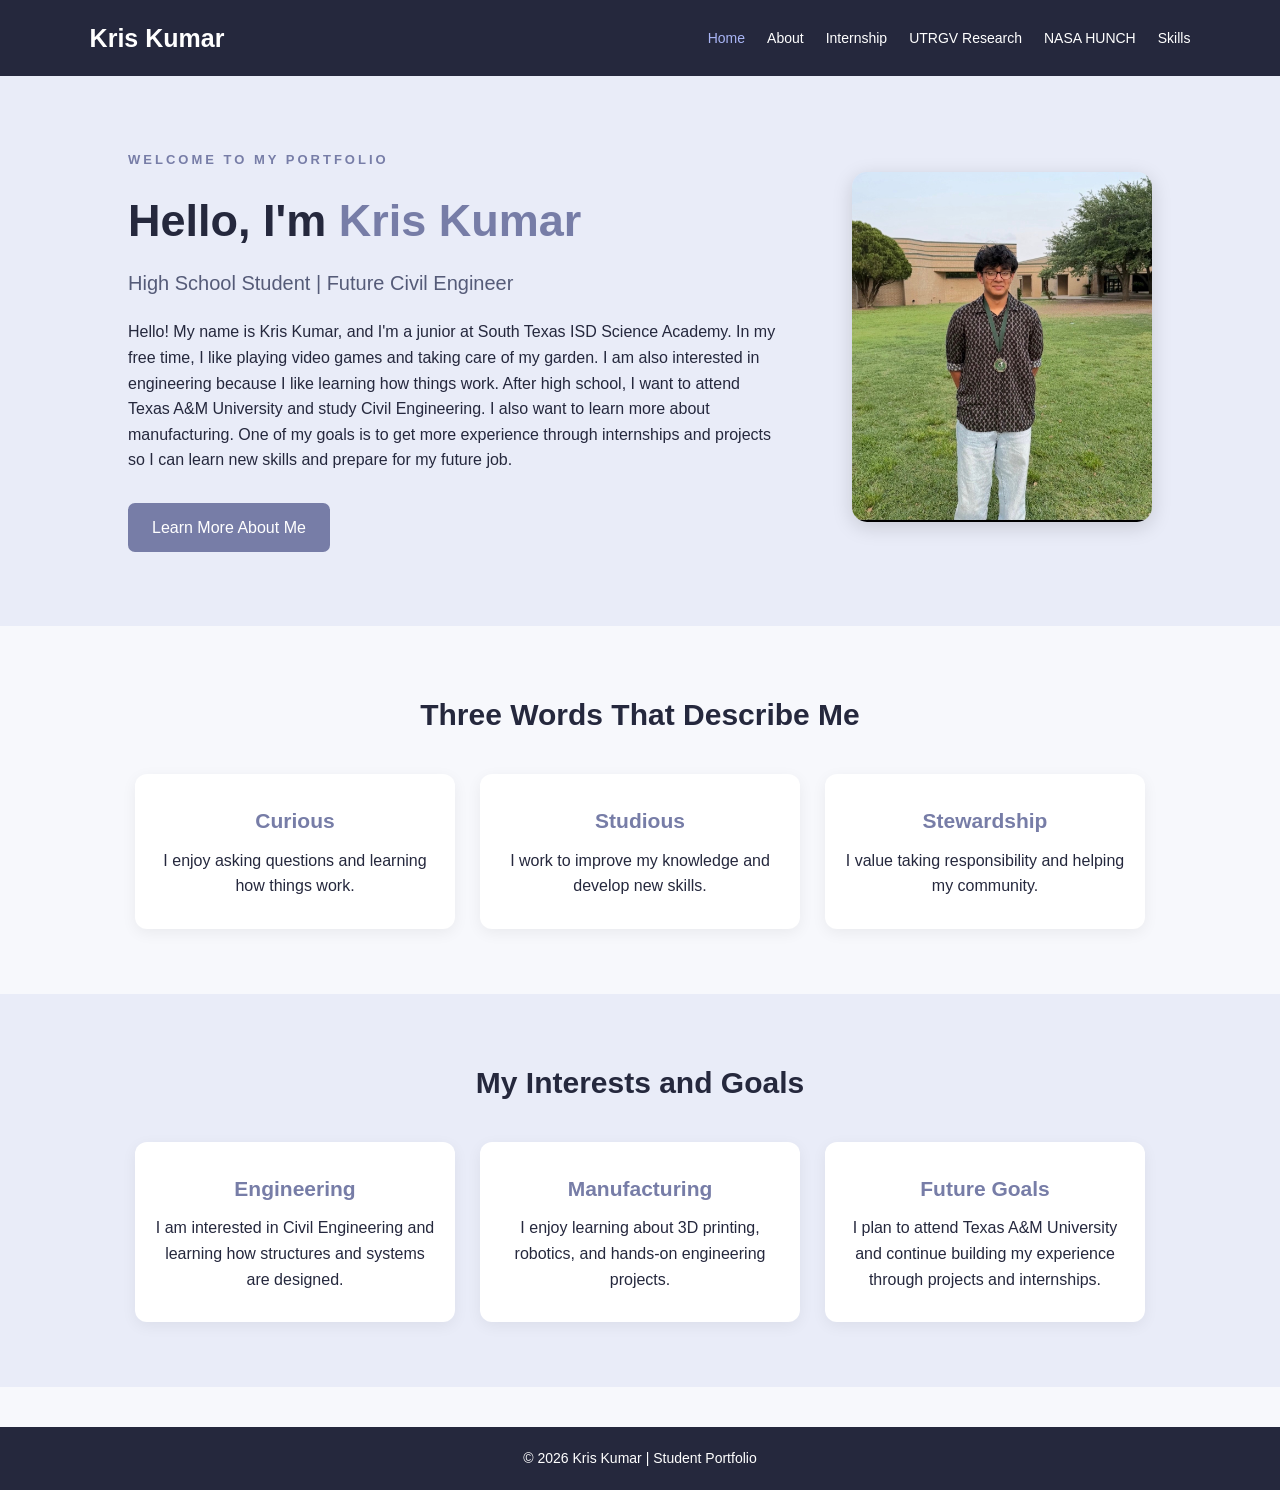
<file: index.html>
<!DOCTYPE html>
<html lang="en">
<head>
    <meta charset="UTF-8">
    <meta name="viewport" content="width=device-width, initial-scale=1.0">
    <title>Kris Kumar | Student Portfolio</title>
    <link rel="stylesheet" href="style.css">
</head>

<body>

    <header>
        <nav class="navbar">
            <h2 class="logo">Kris Kumar</h2>

            <ul class="nav-links">
                <li><a href="index.html" class="active">Home</a></li>
                <li><a href="About.html">About</a></li>
                <li><a href="Internship.html">Internship</a></li>
                <li><a href="UTRGV-Research.html">UTRGV Research</a></li>
                <li><a href="NASAHUNCH.html">NASA HUNCH</a></li>
                <li><a href="Skills.html">Skills</a></li>
            </ul>
        </nav>
    </header>

    <main>

        <section class="hero">
            <div class="hero-content">
                <p class="welcome">WELCOME TO MY PORTFOLIO</p>

                <h1>Hello, I'm <span>Kris Kumar</span></h1>

                <h2>High School Student | Future Civil Engineer</h2>

                <p class="intro">
                    Hello! My name is Kris Kumar, and I'm a junior at
                    South Texas ISD Science Academy. In my free time,
                    I like playing video games and taking care of my
                    garden. I am also interested in engineering because
                    I like learning how things work. After high school,
                    I want to attend Texas A&M University and study
                    Civil Engineering. I also want to learn more about
                    manufacturing. One of my goals is to get more
                    experience through internships and projects so I
                    can learn new skills and prepare for my future job.
                </p>

                <a href="About.html" class="main-button">Learn More About Me</a>
            </div>

          <div class="hero-image">
    <img src="./images/KrisImage.png" alt="Portrait of me">
</div>
        </section>

        <section class="words-section">
            <h2>Three Words That Describe Me</h2>

            <div class="word-container">
                <div class="word-card">
                    <h3>Curious</h3>
                    <p>I enjoy asking questions and learning how things work.</p>
                </div>

                <div class="word-card">
                    <h3>Studious</h3>
                    <p>I work to improve my knowledge and develop new skills.</p>
                </div>

                <div class="word-card">
                    <h3>Stewardship</h3>
                    <p>I value taking responsibility and helping my community.</p>
                </div>
            </div>
        </section>

        <section class="interests-section">
            <h2>My Interests and Goals</h2>

            <div class="interest-container">
                <div class="interest-card">
                    <h3>Engineering</h3>
                    <p>
                        I am interested in Civil Engineering and learning
                        how structures and systems are designed.
                    </p>
                </div>

                <div class="interest-card">
                    <h3>Manufacturing</h3>
                    <p>
                        I enjoy learning about 3D printing, robotics,
                        and hands-on engineering projects.
                    </p>
                </div>

                <div class="interest-card">
                    <h3>Future Goals</h3>
                    <p>
                        I plan to attend Texas A&M University and continue
                        building my experience through projects and internships.
                    </p>
                </div>
            </div>
        </section>

    </main>

    <footer>
        <p>© 2026 Kris Kumar | Student Portfolio</p>
    </footer>

   <script src="Javascript.js"></script>

</body>
</html>
</file>
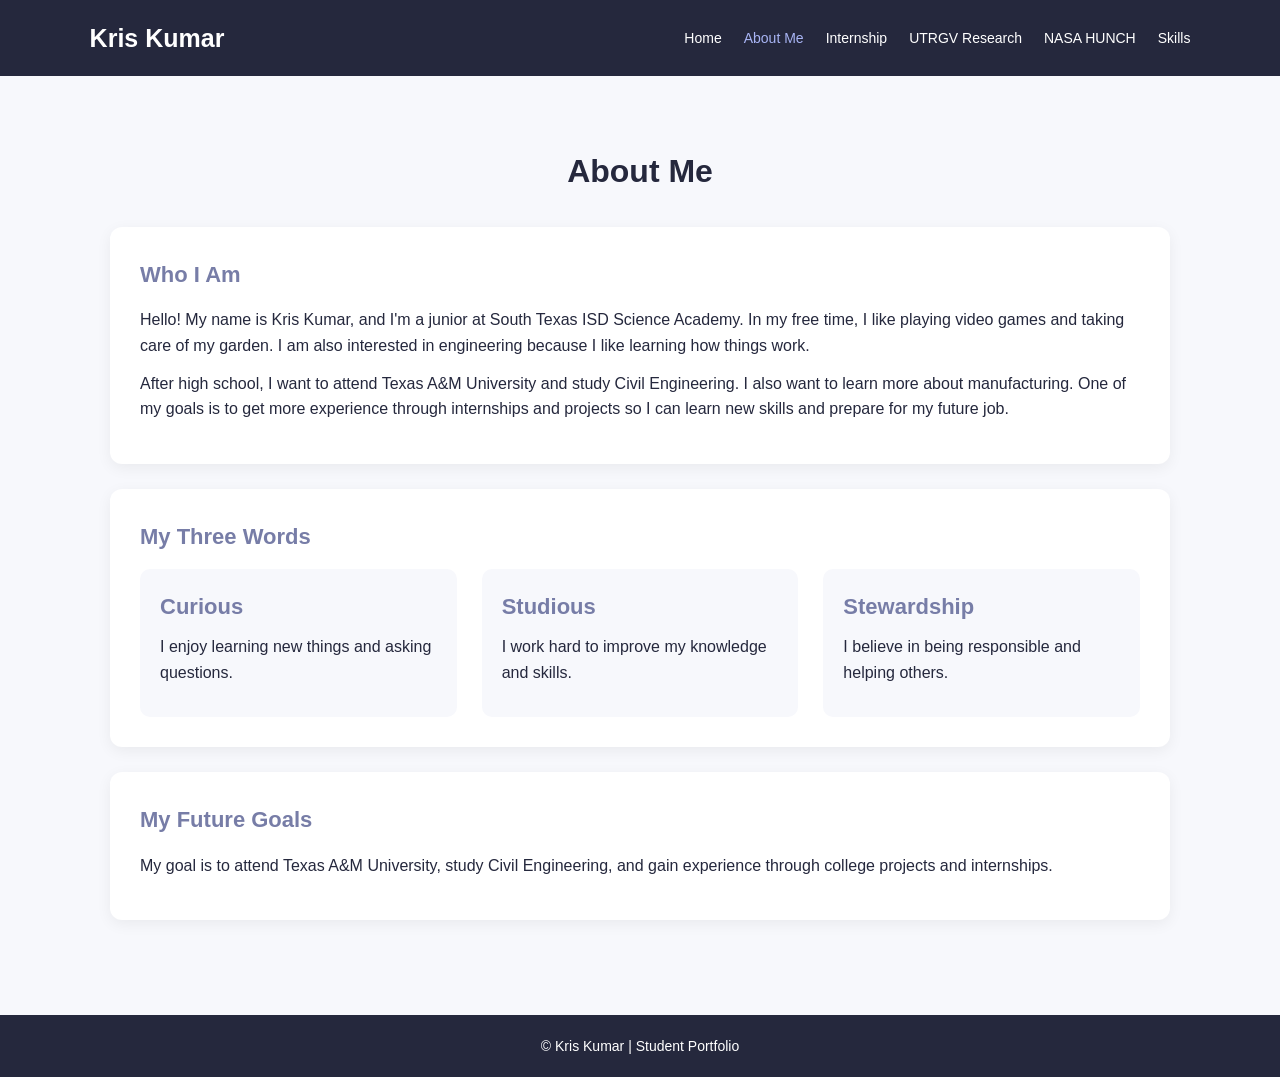
<file: About.html>
<!DOCTYPE html>
<html lang="en">
<head>
    <meta charset="UTF-8">
    <meta name="viewport" content="width=device-width, initial-scale=1.0">
    <title>About Me | Kris Kumar</title>
    <link rel="stylesheet" href="style.css">
</head>
<body>

<header>
    <nav class="navbar">
        <h2 class="logo">Kris Kumar</h2>
        <ul>
            <li><a href="index.html">Home</a></li>
            <li><a class="active" href="About.html">About Me</a></li>
            <li><a href="Internship.html">Internship</a></li>
            <li><a href="UTRGV-Research.html">UTRGV Research</a></li>
            <li><a href="NASAHUNCH.html">NASA HUNCH</a></li>
            <li><a href="Skills.html">Skills</a></li>
        </ul>
    </nav>
</header>

<main class="section">
    <h2>About Me</h2>

    <div class="project-card">
        <h3>Who I Am</h3>
        <p>
            Hello! My name is Kris Kumar, and I'm a junior
            at South Texas ISD Science Academy. In my free
            time, I like playing video games and taking care
            of my garden. I am also interested in engineering
            because I like learning how things work.
        </p>
        <p>
            After high school, I want to attend Texas A&M
            University and study Civil Engineering. I also
            want to learn more about manufacturing. One of
            my goals is to get more experience through
            internships and projects so I can learn new
            skills and prepare for my future job.
        </p>
    </div>

    <div class="project-card">
        <h3>My Three Words</h3>

        <div class="three-words">
            <div>
                <h3>Curious</h3>
                <p>I enjoy learning new things and asking questions.</p>
            </div>

            <div>
                <h3>Studious</h3>
                <p>I work hard to improve my knowledge and skills.</p>
            </div>

            <div>
                <h3>Stewardship</h3>
                <p>I believe in being responsible and helping others.</p>
            </div>
        </div>
    </div>

    <div class="project-card">
        <h3>My Future Goals</h3>
        <p>
            My goal is to attend Texas A&M University,
            study Civil Engineering, and gain experience
            through college projects and internships.
        </p>
    </div>
</main>

<footer>
    <p>© <span class="year"></span> Kris Kumar | Student Portfolio</p>
</footer>

<script src="Java.js"></script>
</body>
</html>
</file>
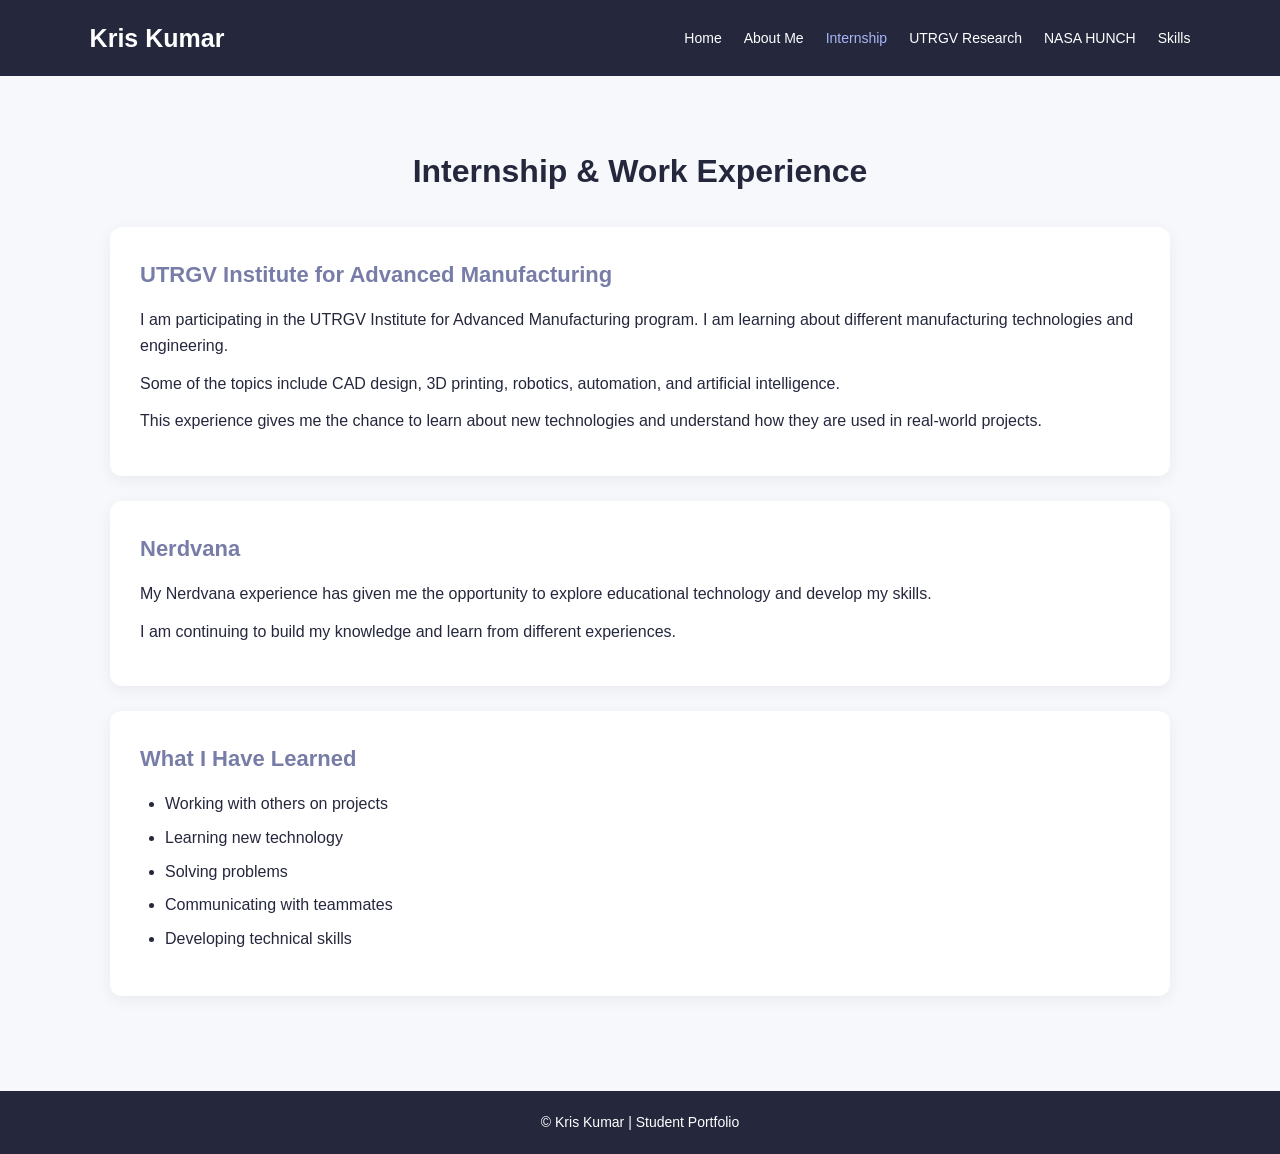
<file: Internship.html>
<!DOCTYPE html>
<html lang="en">
<head>
    <meta charset="UTF-8">
    <meta name="viewport" content="width=device-width, initial-scale=1.0">
    <title>Internship | Kris Kumar</title>
    <link rel="stylesheet" href="style.css">
</head>
<body>

<header>
    <nav class="navbar">
        <h2 class="logo">Kris Kumar</h2>
        <ul>
            <li><a href="index.html">Home</a></li>
            <li><a href="About.html">About Me</a></li>
            <li><a class="active" href="Internship.html">Internship</a></li>
            <li><a href="UTRGV-Research.html">UTRGV Research</a></li>
            <li><a href="NASAHUNCH.html">NASA HUNCH</a></li>
            <li><a href="Skills.html">Skills</a></li>
        </ul>
    </nav>
</header>

<main class="section">
    <h2>Internship & Work Experience</h2>

    <div class="project-card">
        <h3>UTRGV Institute for Advanced Manufacturing</h3>
        <p>
            I am participating in the UTRGV Institute for
            Advanced Manufacturing program. I am learning
            about different manufacturing technologies
            and engineering.
        </p>

        <p>
            Some of the topics include CAD design,
            3D printing, robotics, automation, and
            artificial intelligence.
        </p>

        <p>
            This experience gives me the chance to
            learn about new technologies and understand
            how they are used in real-world projects.
        </p>
    </div>

    <div class="project-card">
        <h3>Nerdvana</h3>
        <p>
            My Nerdvana experience has given me the
            opportunity to explore educational technology
            and develop my skills.
        </p>
        <p>
            I am continuing to build my knowledge and
            learn from different experiences.
        </p>
    </div>

    <div class="project-card">
        <h3>What I Have Learned</h3>
        <ul class="content-list">
            <li>Working with others on projects</li>
            <li>Learning new technology</li>
            <li>Solving problems</li>
            <li>Communicating with teammates</li>
            <li>Developing technical skills</li>
        </ul>
    </div>
</main>

<footer>
    <p>© <span class="year"></span> Kris Kumar | Student Portfolio</p>
</footer>

<script src="Java.js"></script>
</body>
</html>
</file>
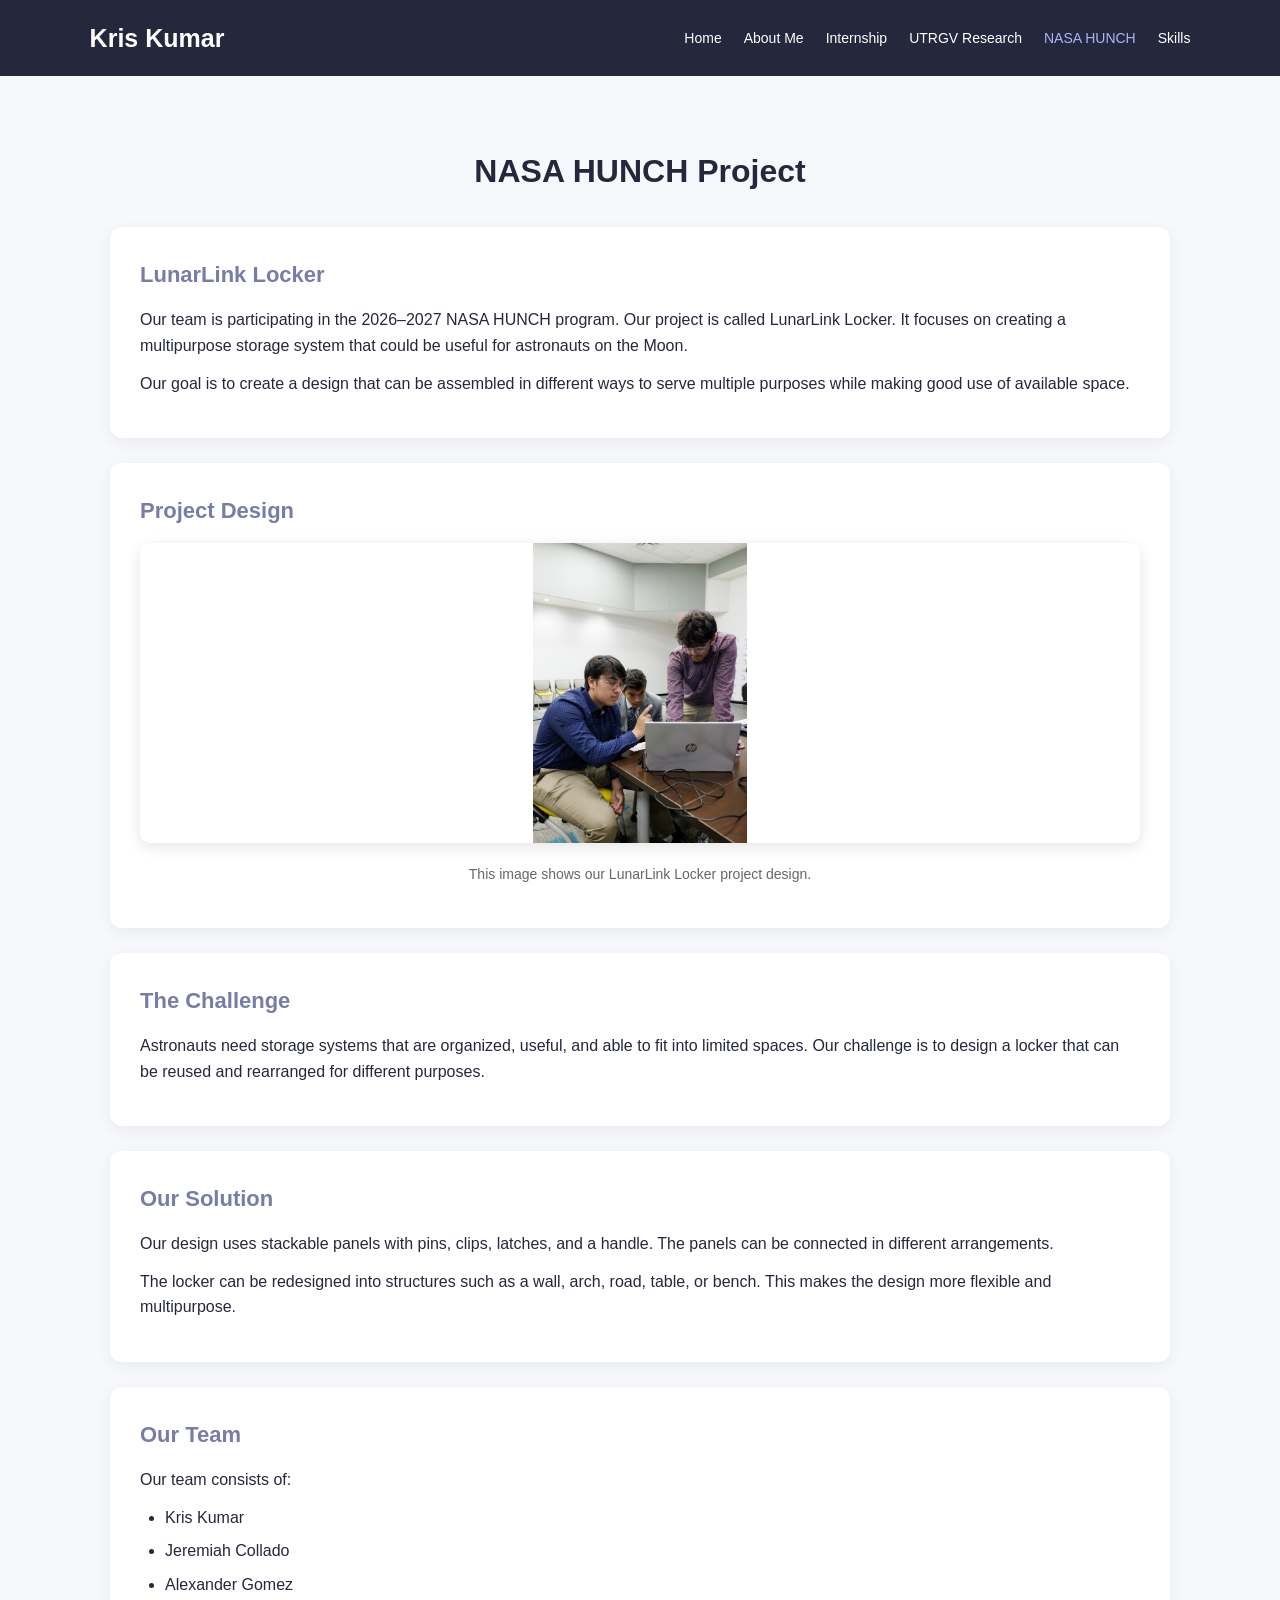
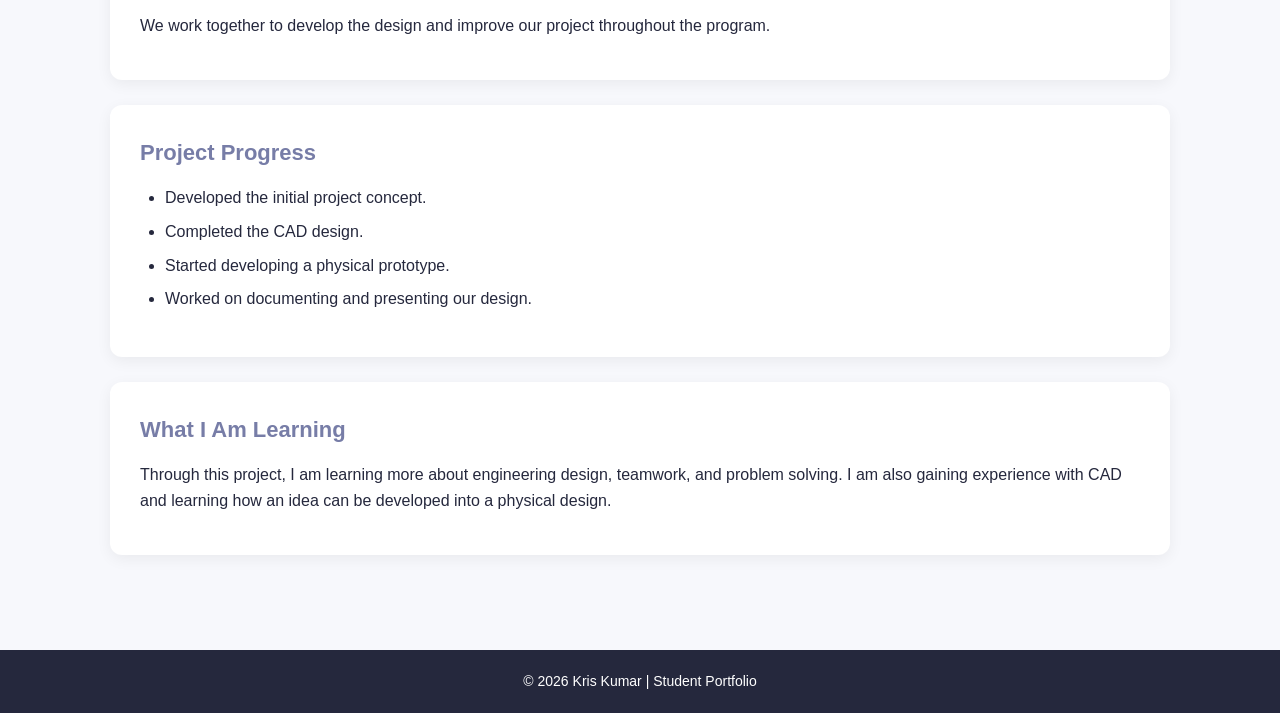
<file: NASAHUNCH.html>
<!DOCTYPE html>
<html lang="en">

<head>
    <meta charset="UTF-8">
    <meta name="viewport" content="width=device-width, initial-scale=1.0">

    <title>NASA HUNCH | Kris Kumar</title>

    <link rel="stylesheet" href="style.css">
</head>

<body>

    <!-- Navigation Bar -->
    <header>
        <nav class="navbar">

            <h2 class="logo">Kris Kumar</h2>

            <ul>
                <li><a href="index.html">Home</a></li>
                <li><a href="About.html">About Me</a></li>
                <li><a href="Internship.html">Internship</a></li>
                <li><a href="UTRGV-Research.html">UTRGV Research</a></li>
                <li><a class="active" href="NASAHUNCH.html">NASA HUNCH</a></li>
                <li><a href="Skills.html">Skills</a></li>
            </ul>

        </nav>
    </header>

    <!-- Main Content -->
    <main class="section">

        <h2>NASA HUNCH Project</h2>

        <!-- Project Introduction -->
        <div class="project-card">

            <h3>LunarLink Locker</h3>

            <p>
                Our team is participating in the 2026–2027 NASA HUNCH
                program. Our project is called LunarLink Locker.
                It focuses on creating a multipurpose storage system
                that could be useful for astronauts on the Moon.
            </p>

            <p>
                Our goal is to create a design that can be assembled
                in different ways to serve multiple purposes while
                making good use of available space.
            </p>

        </div>

        <!-- Project Image -->
        <div class="project-card">

            <h3>Project Design</h3>

            <img
                src="images/LunarLink.jpg"
                alt="CAD design or prototype of the LunarLink Locker"
                class="project-image"
            >

            <p class="image-caption">
                This image shows our LunarLink Locker project design.
            </p>

        </div>

        <!-- Challenge -->
        <div class="project-card">

            <h3>The Challenge</h3>

            <p>
                Astronauts need storage systems that are organized,
                useful, and able to fit into limited spaces.
                Our challenge is to design a locker that can be
                reused and rearranged for different purposes.
            </p>

        </div>

        <!-- Our Solution -->
        <div class="project-card">

            <h3>Our Solution</h3>

            <p>
                Our design uses stackable panels with pins, clips,
                latches, and a handle. The panels can be connected
                in different arrangements.
            </p>

            <p>
                The locker can be redesigned into structures such
                as a wall, arch, road, table, or bench. This makes
                the design more flexible and multipurpose.
            </p>

        </div>

        <!-- Team -->
        <div class="project-card">

            <h3>Our Team</h3>

            <p>
                Our team consists of:
            </p>

            <ul>
                <li>Kris Kumar</li>
                <li>Jeremiah Collado</li>
                <li>Alexander Gomez</li>
            </ul>

            <p>
                We work together to develop the design and improve
                our project throughout the program.
            </p>

        </div>

        <!-- Progress -->
        <div class="project-card">

            <h3>Project Progress</h3>

            <ul>
                <li>Developed the initial project concept.</li>
                <li>Completed the CAD design.</li>
                <li>Started developing a physical prototype.</li>
                <li>Worked on documenting and presenting our design.</li>
            </ul>

        </div>

        <!-- Reflection -->
        <div class="project-card">

            <h3>What I Am Learning</h3>

            <p>
                Through this project, I am learning more about
                engineering design, teamwork, and problem solving.
                I am also gaining experience with CAD and learning
                how an idea can be developed into a physical design.
            </p>

        </div>

    </main>

    <!-- Footer -->
    <footer>
        <p>© <span class="year"></span> Kris Kumar | Student Portfolio</p>
    </footer>

    <script src="Javascript.js"></script>

</body>
</html>
</file>
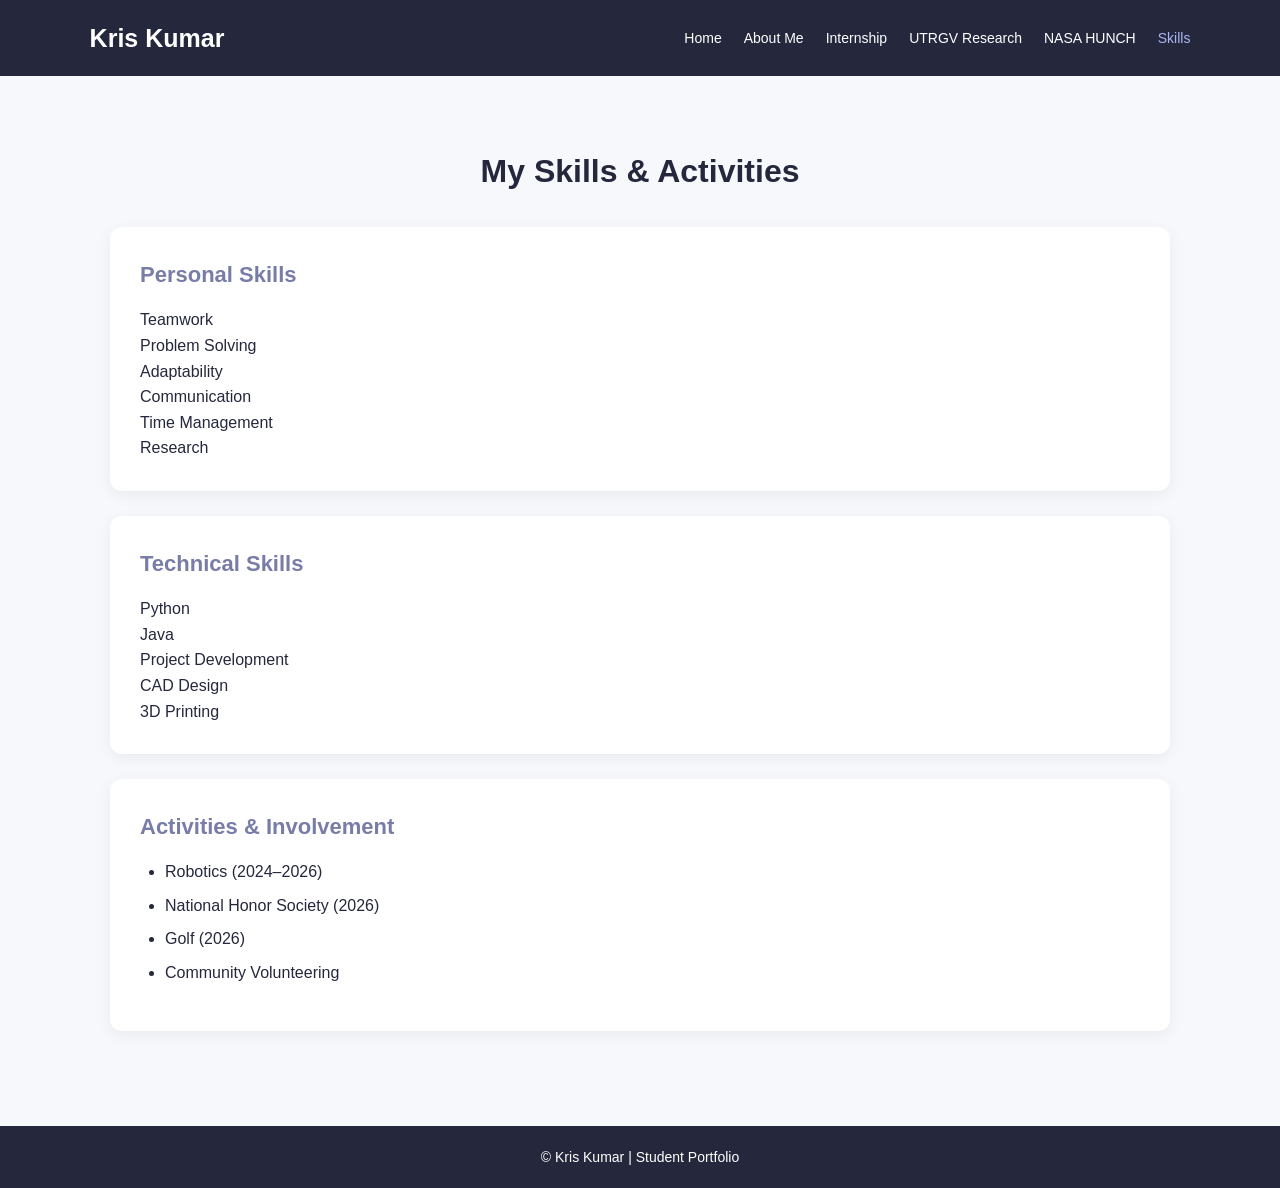
<file: Skills.html>
<!DOCTYPE html>
<html lang="en">
<head>
    <meta charset="UTF-8">
    <meta name="viewport" content="width=device-width, initial-scale=1.0">
    <title>Skills | Kris Kumar</title>
    <link rel="stylesheet" href="style.css">
</head>
<body>

<header>
    <nav class="navbar">
        <h2 class="logo">Kris Kumar</h2>
        <ul>
            <li><a href="index.html">Home</a></li>
            <li><a href="About.html">About Me</a></li>
            <li><a href="Internship.html">Internship</a></li>
            <li><a href="UTRGV-Research.html">UTRGV Research</a></li>
            <li><a href="NASAHUNCH.html">NASA HUNCH</a></li>
            <li><a class="active" href="Skills.html">Skills</a></li>
        </ul>
    </nav>
</header>

<main class="section">
    <h2>My Skills & Activities</h2>

    <div class="project-card">
        <h3>Personal Skills</h3>
        <div class="skills-grid">
            <div class="skill">Teamwork</div>
            <div class="skill">Problem Solving</div>
            <div class="skill">Adaptability</div>
            <div class="skill">Communication</div>
            <div class="skill">Time Management</div>
            <div class="skill">Research</div>
        </div>
    </div>

    <div class="project-card">
        <h3>Technical Skills</h3>
        <div class="skills-grid">
            <div class="skill">Python</div>
            <div class="skill">Java</div>
            <div class="skill">Project Development</div>
            <div class="skill">CAD Design</div>
            <div class="skill">3D Printing</div>
        </div>
    </div>

    <div class="project-card">
        <h3>Activities & Involvement</h3>
        <ul class="content-list">
            <li>Robotics (2024–2026)</li>
            <li>National Honor Society (2026)</li>
            <li>Golf (2026)</li>
            <li>Community Volunteering</li>
        </ul>
    </div>

</main>

<footer>
    <p>© <span class="year"></span> Kris Kumar | Student Portfolio</p>
</footer>

<script src="Java.js"></script>
</body>
</html>
</file>
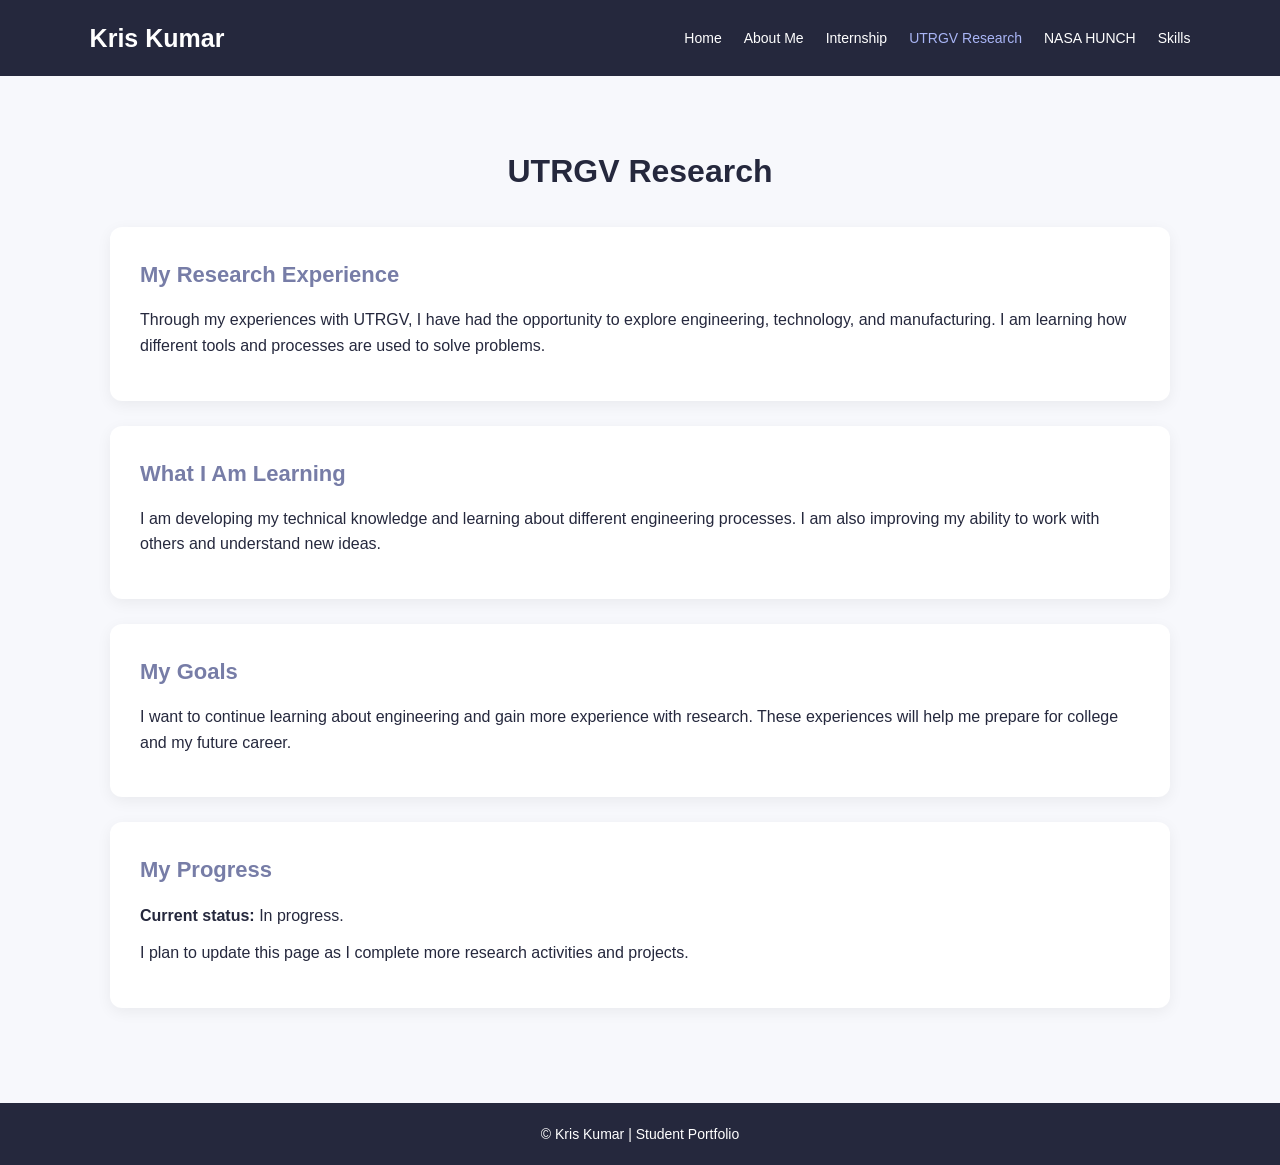
<file: UTRGV-Research.html>
<!DOCTYPE html>
<html lang="en">
<head>
    <meta charset="UTF-8">
    <meta name="viewport" content="width=device-width, initial-scale=1.0">
    <title>UTRGV Research | Kris Kumar</title>
    <link rel="stylesheet" href="style.css">
</head>
<body>

<header>
    <nav class="navbar">
        <h2 class="logo">Kris Kumar</h2>
        <ul>
            <li><a href="index.html">Home</a></li>
            <li><a href="About.html">About Me</a></li>
            <li><a href="Internship.html">Internship</a></li>
            <li><a class="active" href="UTRGV-Research.html">UTRGV Research</a></li>
            <li><a href="NASAHUNCH.html">NASA HUNCH</a></li>
            <li><a href="Skills.html">Skills</a></li>
        </ul>
    </nav>
</header>

<main class="section">
    <h2>UTRGV Research</h2>

    <div class="project-card">
        <h3>My Research Experience</h3>
        <p>
            Through my experiences with UTRGV, I have
            had the opportunity to explore engineering,
            technology, and manufacturing. I am learning
            how different tools and processes are used
            to solve problems.
        </p>
    </div>

    <div class="project-card">
        <h3>What I Am Learning</h3>
        <p>
            I am developing my technical knowledge
            and learning about different engineering
            processes. I am also improving my ability
            to work with others and understand new ideas.
        </p>
    </div>

    <div class="project-card">
        <h3>My Goals</h3>
        <p>
            I want to continue learning about engineering
            and gain more experience with research.
            These experiences will help me prepare
            for college and my future career.
        </p>
    </div>

    <div class="project-card">
        <h3>My Progress</h3>
        <p>
            <strong>Current status:</strong> In progress.
        </p>
        <p>
            I plan to update this page as I complete
            more research activities and projects.
        </p>
    </div>
</main>

<footer>
    <p>© <span class="year"></span> Kris Kumar | Student Portfolio</p>
</footer>

<script src="Java.js"></script>
</body>
</html>
</file>
<file: style.css>
/* =========================
   GENERAL STYLING
========================= */

* {
    margin: 0;
    padding: 0;
    box-sizing: border-box;
}

html {
    scroll-behavior: smooth;
}

body {
    font-family: Arial, Helvetica, sans-serif;
    background-color: #f7f8fc;
    color: #25283d;
    line-height: 1.6;
}

/* =========================
   NAVIGATION BAR
========================= */

header {
    background-color: #25283d;
    padding: 18px 7%;
}

.navbar {
    display: flex;
    justify-content: space-between;
    align-items: center;
    flex-wrap: wrap;
    gap: 15px;
}

.logo {
    color: white;
    font-size: 25px;
}

.navbar ul,
.nav-links {
    display: flex;
    list-style: none;
    gap: 22px;
    flex-wrap: wrap;
}

.navbar ul a,
.nav-links a {
    color: white;
    text-decoration: none;
    font-size: 14px;
    transition: 0.3s;
}

.navbar ul a:hover,
.navbar ul a.active,
.nav-links a:hover,
.nav-links a.active {
    color: #a9b5f5;
}

/* =========================
   HOME PAGE
========================= */

.hero {
    display: flex;
    justify-content: space-between;
    align-items: center;
    gap: 40px;
    min-height: 550px;
    padding: 70px 10%;
    background-color: #e9ecf8;
}

.hero-content {
    flex: 1;
}

.welcome {
    color: #777da7;
    font-weight: bold;
    letter-spacing: 3px;
    font-size: 13px;
    margin-bottom: 15px;
}

.hero h1 {
    font-size: 45px;
    margin-bottom: 10px;
}

.hero h1 span {
    color: #777da7;
}

.hero h2 {
    font-size: 20px;
    font-weight: normal;
    color: #555b78;
    margin-bottom: 20px;
}

.intro {
    max-width: 650px;
    font-size: 16px;
    margin-bottom: 30px;
}

.hero-image {
    flex: 0 0 300px;
}

.hero-image img {
    width: 100%;
    height: 350px;
    object-fit: cover;
    border-radius: 15px;
    box-shadow: 0 5px 20px rgba(0, 0, 0, 0.15);
}

.main-button {
    display: inline-block;
    background-color: #777da7;
    color: white;
    text-decoration: none;
    padding: 12px 24px;
    border-radius: 7px;
    transition: 0.3s;
}

.main-button:hover {
    background-color: #5e648c;
}

/* Home Page Cards */

.words-section,
.interests-section {
    padding: 65px 10%;
    text-align: center;
}

.words-section h2,
.interests-section h2 {
    font-size: 30px;
    margin-bottom: 35px;
}

.word-container,
.interest-container {
    display: flex;
    justify-content: center;
    gap: 25px;
    flex-wrap: wrap;
}

.word-card,
.interest-card {
    background-color: white;
    padding: 30px 20px;
    border-radius: 12px;
    flex: 1;
    min-width: 200px;
    max-width: 320px;
    box-shadow: 0 4px 15px rgba(0, 0, 0, 0.06);
}

.word-card h3,
.interest-card h3 {
    color: #777da7;
    font-size: 21px;
    margin-bottom: 10px;
}

.interests-section {
    background-color: #e9ecf8;
}

/* =========================
   OTHER PAGES
========================= */

.section {
    max-width: 1100px;
    margin: 50px auto;
    padding: 20px;
}

.section > h2 {
    text-align: center;
    font-size: 32px;
    margin-bottom: 30px;
    color: #25283d;
}

.project-card {
    background-color: white;
    padding: 30px;
    margin-bottom: 25px;
    border-radius: 12px;
    box-shadow: 0 4px 15px rgba(0, 0, 0, 0.06);
}

.project-card h3 {
    color: #777da7;
    font-size: 22px;
    margin-bottom: 15px;
}

.project-card p {
    margin-bottom: 12px;
}

/* Lists */

.project-card ul,
.project-card ol {
    padding-left: 25px;
    margin-bottom: 15px;
}

.project-card li {
    margin-bottom: 8px;
}

/* Links */

.project-card a {
    color: #777da7;
    text-decoration: none;
    font-weight: bold;
}

.project-card a:hover {
    text-decoration: underline;
}

/* Images */

.project-card img {
    max-width: 100%;
    height: auto;
    border-radius: 10px;
    margin-top: 15px;
}

.project-image {
    display: block;
    width: 100%;
    max-width: 400px;
    max-height: 300px;
    height: auto;
    object-fit: contain;
    margin: 20px auto;
    border-radius: 12px;
    box-shadow: 0 4px 15px rgba(0, 0, 0, 0.1);
}

.image-caption {
    text-align: center;
    color: #666;
    font-size: 14px;
}

/* About Page Three Words */

.three-words {
    display: flex;
    gap: 25px;
    flex-wrap: wrap;
}

.three-words > div {
    flex: 1;
    min-width: 180px;
    background-color: #f7f8fc;
    padding: 20px;
    border-radius: 10px;
}

.three-words h3 {
    color: #777da7;
    margin-bottom: 10px;
}

/* =========================
   FOOTER
========================= */

footer {
    background-color: #25283d;
    color: white;
    text-align: center;
    padding: 20px;
    font-size: 14px;
    margin-top: 40px;
}

/* =========================
   MOBILE RESPONSIVENESS
========================= */

@media screen and (max-width: 800px) {

    .navbar {
        flex-direction: column;
    }

    .navbar ul,
    .nav-links {
        justify-content: center;
    }

    .hero {
        flex-direction: column;
        text-align: center;
        padding: 50px 7%;
    }

    .hero-image {
        width: 250px;
        flex-basis: auto;
    }

    .hero-image img {
        height: 300px;
    }

    .hero h1 {
        font-size: 35px;
    }

    .three-words {
        flex-direction: column;
    }

    .section {
        margin: 25px auto;
        padding: 15px;
    }
}

@media screen and (max-width: 500px) {

    .navbar ul,
    .nav-links {
        gap: 12px;
    }

    .navbar ul a,
    .nav-links a {
        font-size: 12px;
    }

    .words-section h2,
    .interests-section h2 {
        font-size: 25px;
    }

    .project-card {
        padding: 20px;
    }
}
</file>
